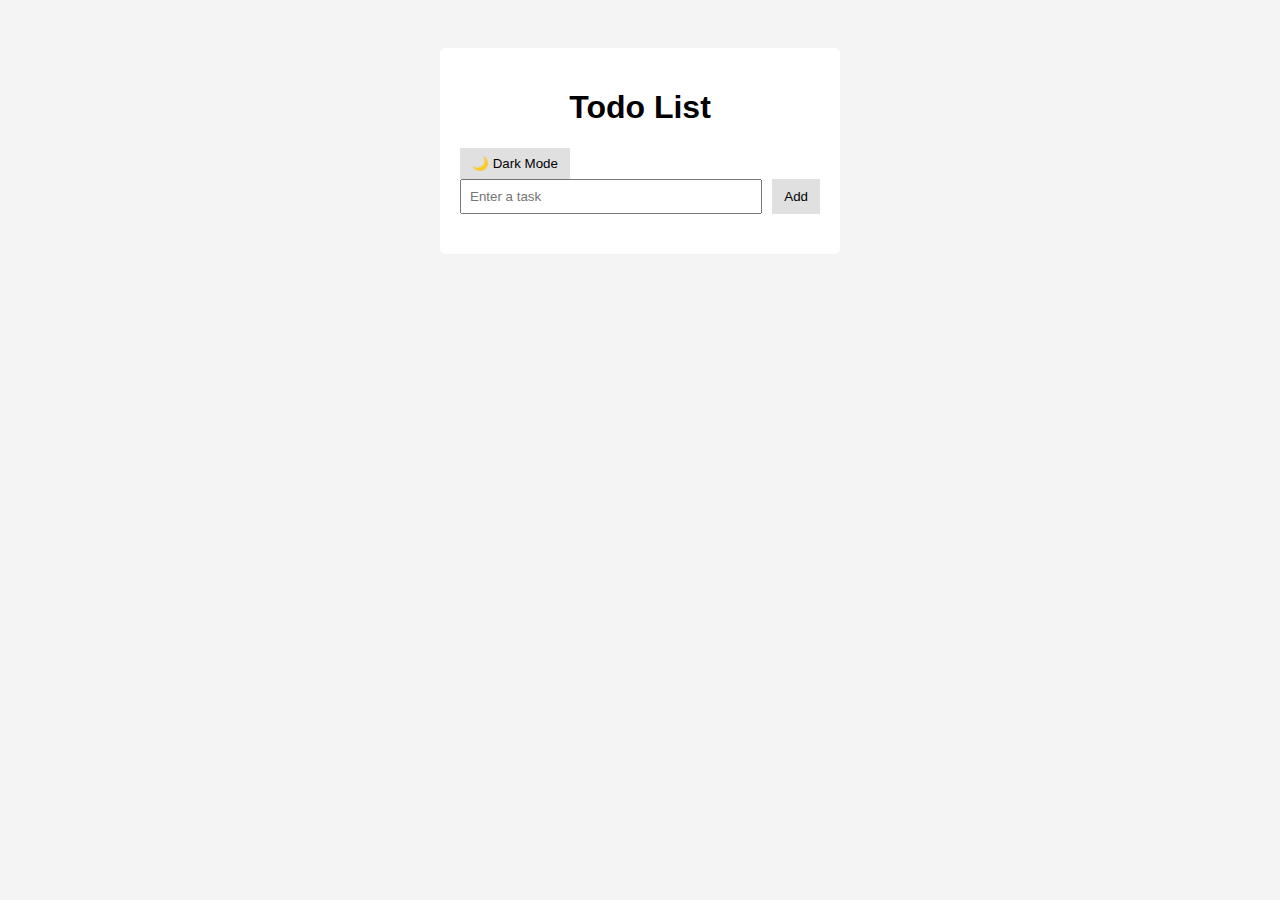
<file: day-03-todo-list/index.html>
<!DOCTYPE html>
<html lang="en">
<head>
  <meta charset="UTF-8" />
  <title>Day 3 - Todo List App</title>
  <link rel="stylesheet" href="style.css" />
</head>
<body>

  <div class="container">
    <h1>Todo List</h1>

    <button id="themeToggle" aria-label="Toggle theme">🌙 Dark Mode</button>

    <div class="input-box">
      <input type="text" id="taskInput" placeholder="Enter a task" />
      <button id="addBtn">Add</button>
    </div>

    <ul id="taskList"></ul>
  </div>

  <script src="script.js"></script>
</body>
</html>
</file>
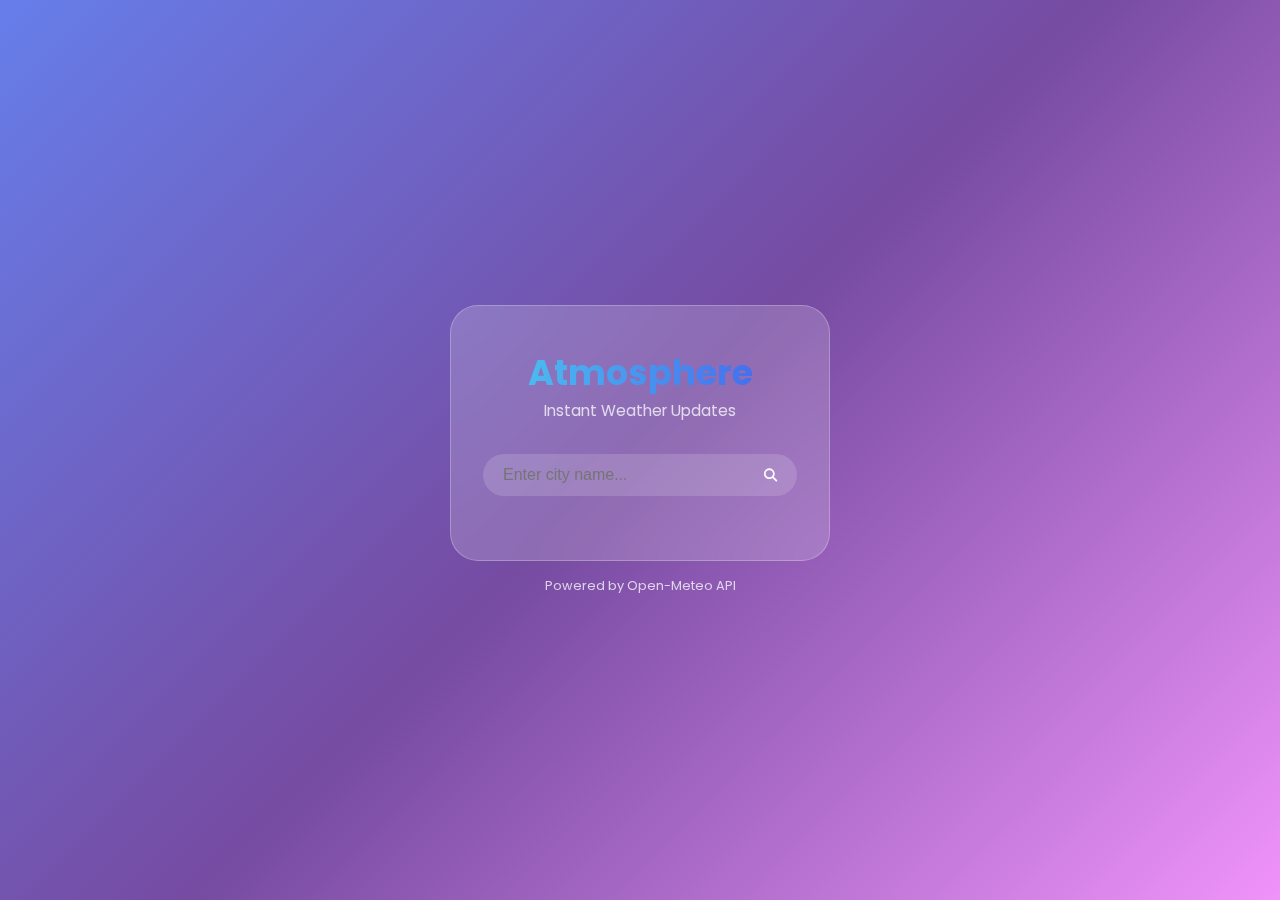
<file: public/Day 04/index.html>
<!DOCTYPE html>
<html lang="en">
<head>
    <meta charset="UTF-8" />
    <meta name="viewport" content="width=device-width, initial-scale=1.0"/>
    <title>Atmosphere | Instant Weather</title>

    <!-- Fonts & Icons -->
    <link href="https://fonts.googleapis.com/css2?family=Poppins:wght@300;400;500;600;700&display=swap" rel="stylesheet">
    <link rel="stylesheet" href="https://cdnjs.cloudflare.com/ajax/libs/font-awesome/6.4.0/css/all.min.css">

    <link rel="stylesheet" href="styles.css">
</head>
<body>

<!-- Animated Background -->
<div class="background-container">
    <div class="shape shape-1"></div>
    <div class="shape shape-2"></div>
    <div class="shape shape-3"></div>
</div>

<div class="container">
    <div class="card">

        <!-- Header -->
        <div class="header">
            <h1 class="app-title">Atmosphere</h1>
            <p class="app-subtitle">Instant Weather Updates</p>
        </div>

        <!-- Search -->
        <div class="search-box">
            <input
                id="cityInput"
                type="text"
                placeholder="Enter city name..."
                autocomplete="off"
                spellcheck="false"
            />
            <button id="searchBtn" aria-label="Search">
                <i class="fas fa-search"></i>
            </button>
            <div id="suggestions"></div>
        </div>

        <!-- Loader / Error -->
        <div id="errorMsg" class="error-msg"></div>
        <div id="loader" class="loader"></div>

        <!-- Weather Data -->
        <div id="weatherData" class="weather-data hidden">
            <h2 class="city-name" id="cityName"></h2>

            <div class="weather-main">
                <div class="temperature-container">
                    <span class="temperature" id="temperature"></span>
                    <span class="unit">°C</span>
                </div>
                <div class="weather-icon" id="weatherIcon"></div>
            </div>

            <p class="condition" id="condition"></p>

            <div class="details">
                <div class="detail-item">
                    <div class="detail-icon"><i class="fas fa-wind"></i></div>
                    <span class="label">Wind</span>
                    <span class="val" id="windSpeed"></span>
                </div>

                <div class="detail-item">
                    <div class="detail-icon"><i class="fas fa-tint"></i></div>
                    <span class="label">Humidity</span>
                    <span class="val" id="humidity"></span>
                </div>
            </div>

            <div class="extra-details">
                <div class="extra-detail-item">
                    <span class="extra-label">Feels Like</span>
                    <span class="extra-val" id="feelsLike"></span>
                </div>
                <div class="extra-detail-item">
                    <span class="extra-label">UV Index</span>
                    <span class="extra-val" id="uvIndex"></span>
                </div>
                <div class="extra-detail-item">
                    <span class="extra-label">Visibility</span>
                    <span class="extra-val" id="visibility"></span>
                </div>
            </div>
        </div>
    </div>

    <div class="footer">
        Powered by Open-Meteo API
    </div>
</div>

<script src="script.js"></script>
</body>
</html>
</file>
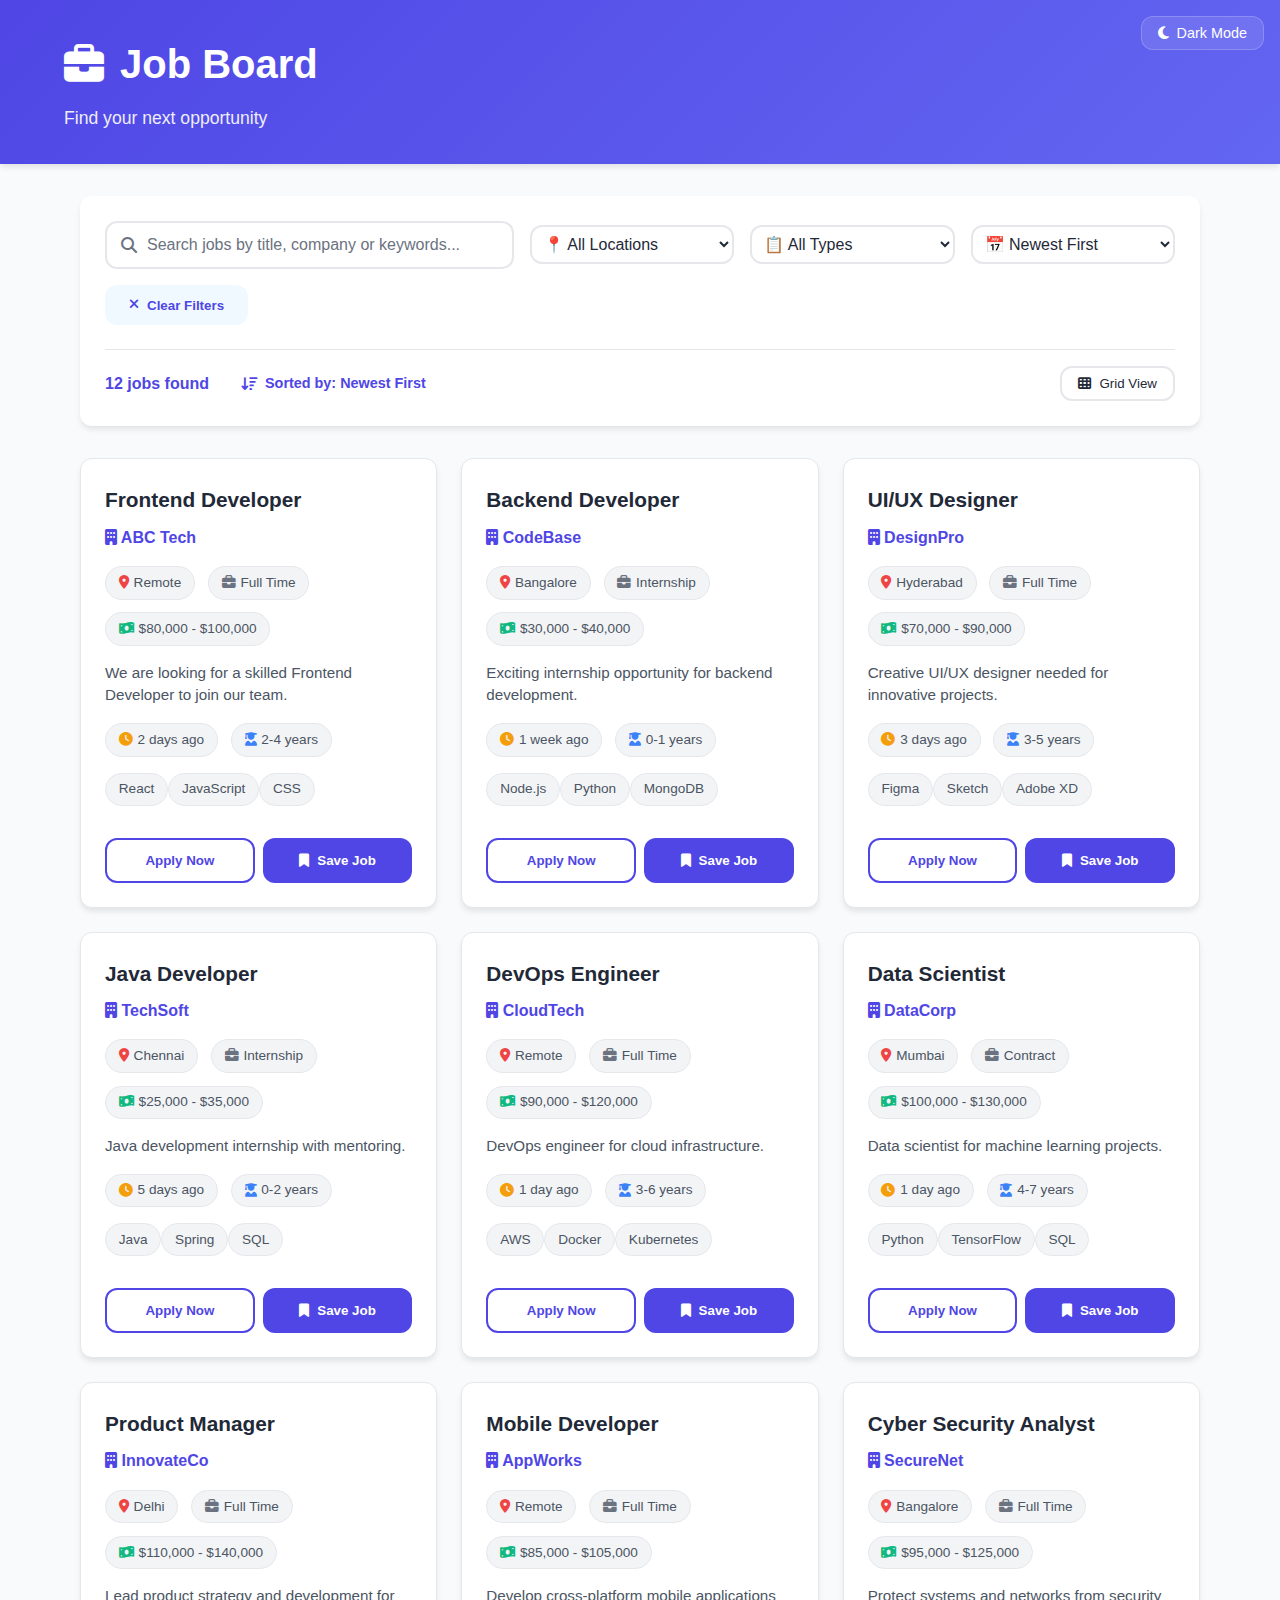
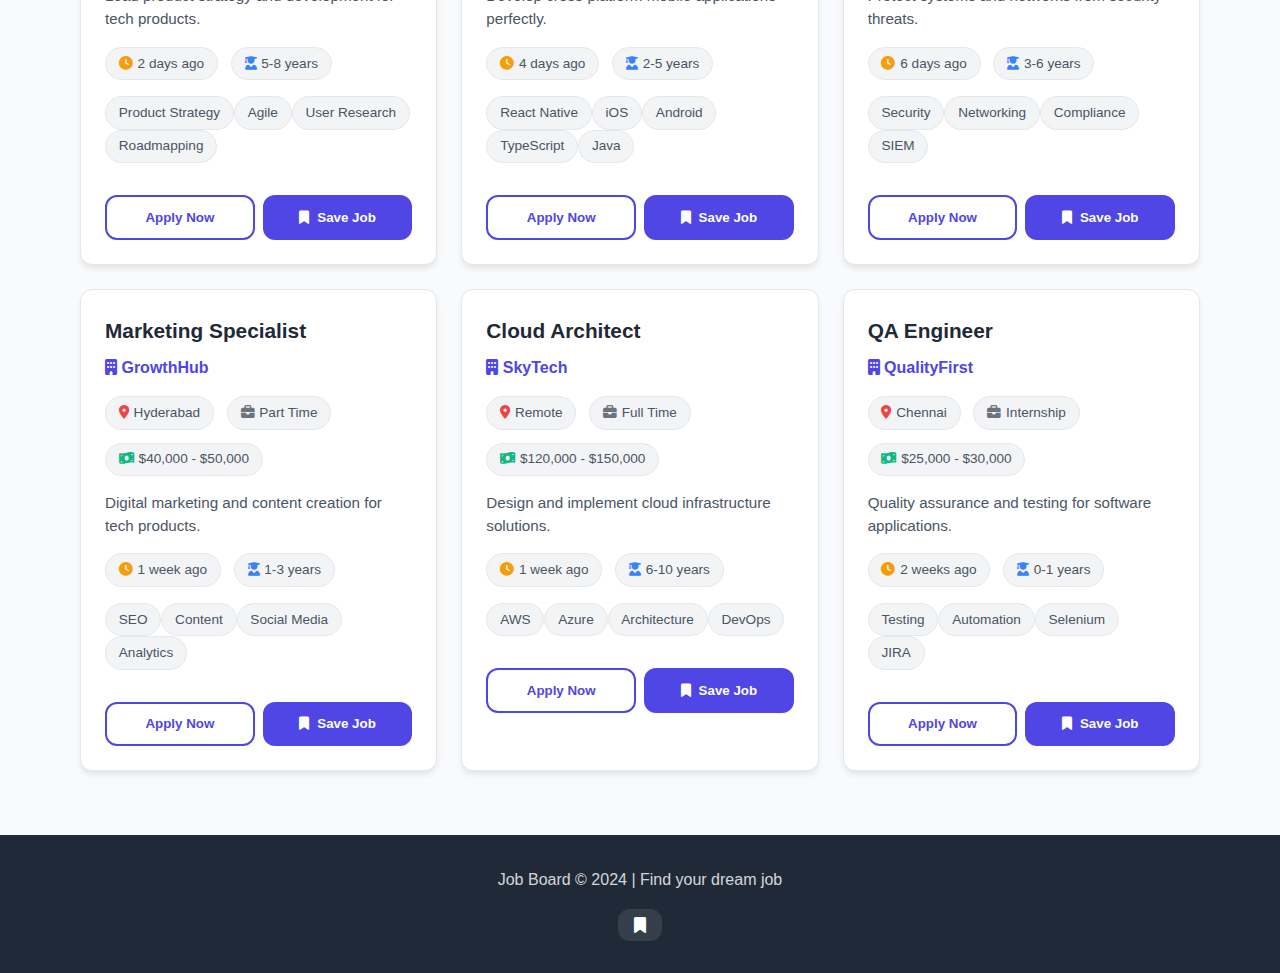
<file: public/Day 31/index.html>
<!DOCTYPE html>
<html lang="en">
<head>
    <meta charset="UTF-8">
    <title>Job Board</title>
    <link rel="stylesheet" href="style.css">
    <link rel="stylesheet" href="https://cdnjs.cloudflare.com/ajax/libs/font-awesome/6.4.0/css/all.min.css">
</head>
<body>

    <header class="header">
         <div class="header-content">
            <div class="logo">
                <i class="fas fa-briefcase"></i>
                <h1>Job Board</h1>
            </div>
            <p class="tagline">Find your next opportunity</p>
            <div class="theme-toggle-container">
                <button id="themeToggle" class="theme-toggle">
                    <i class="fas fa-moon"></i>
                    <span>Dark Mode</span>
                </button>
</div>
        </div>
    </header>

    <main class="container">
        <section class = "filters-section">
            <div class="filters">
                <div class = "search-box">
                    <i class = "fas fa-search"></i>
                    <input type="text" id = "searchInput" placeholder="Search jobs by title, company or keywords..." />
                </div>

                <div class = "filter-group">
                    <select id = "locationFilter">
                        <option value="all">📍 All Locations</option>
                        <option value="Remote">Remote</option>
                        <option value="Bangalore">Bangalore</option>
                        <option value="Hyderabad">Hyderabad</option>
                        <option value="Chennai">Chennai</option>
                        <option value="Mumbai">Mumbai</option>
                        <option value="Delhi">Delhi</option>
                    </select>
                </div>

                <div class = "filter-group">
                    <select id = "typeFilter">
                        <option value="all">📋 All Types</option>
                        <option value="Full Time">💼 Full Time</option>
                        <option value="Part Time">⏰ Part Time</option>
                        <option value="Internship">🎓 Internship</option>
                        <option value="Contract">📝 Contract</option>
                    </select>
                </div>

                <div class="filter-group">
                    <select id="sortFilter">
                        <option value="newest">📅 Newest First</option>
                        <option value="salary-high">💰 Salary (High to Low)</option>
                        <option value="salary-low">💰 Salary (Low to High)</option>
                        <option value="experience-low">🎓 Experience (Low to High)</option>
                        <option value="experience-high">🎓 Experience (High to Low)</option>
                        <option value="title-asc">🔤 Title (A-Z)</option>
                        <option value="title-desc">🔤 Title (Z-A)</option>
                    </select>
                </div>

                <button id = "clearFilters" class = "clear-btn">
                    <i class = "fas fa-times"></i>Clear Filters
                </button>
            </div>

            <div class = "stats">
                <div class = "stats-left">
                <span id = "jobsCount">4 jobs found</span>
                <span class="sort-indicator" id="currentSort">
                    <i class="fas fa-sort-amount-down"></i>
                        Sorted by: Newest First
                </span>
                </div>
                <button id = "toggleView" class = "view-toggle">
                    <i class = "fas fa-th"></i>Grid View
                </button>
            </div>
        </section>

        <section class="jobs" id = "jobsContainer">
        </section>

        <div class = "empty-state" id = "emptyState" style = "display: none;">
            <i class = "fas fa-search"></i>
            <h3>No jobs found</h3>
            <p>Try adjusting your search or filter criteria</p>
            <button id = "resetSearch" class = "reset-btn">Reset Search</button>
        </div>
    </main>

    <footer class = "footer">
        <p>Job Board © 2024 | Find your dream job</p>
        <a href = "#" id = "viewSavedJobs"><i class = "fas fa-bookmark"></i></a>
    </footer>

    <script src="script.js"></script>
</body>
</html>
</file>
<file: day-03-todo-list/style.css>
* {
  box-sizing: border-box;
  font-family: Arial, sans-serif;
}

/* Theme variables */
:root {
  --bg-color: #f4f4f4;
  --container-bg: #ffffff;
  --text-color: #000000;
  --btn-bg: #e0e0e0;
  --btn-text: #000000;
}

body {
  background: var(--bg-color);
  color: var(--text-color);
  padding: 40px;
}

.container {
  max-width: 400px;
  margin: auto;
  background: var(--container-bg);
  padding: 20px;
  border-radius: 6px;
}

h1 {
  text-align: center;
}

.input-box {
  display: flex;
  gap: 10px;
}

input {
  flex: 1;
  padding: 8px;
}

button {
  padding: 8px 12px;
  cursor: pointer;
  background: var(--btn-bg);
  color: var(--btn-text);
  border: none;
}

ul {
  list-style: none;
  padding: 0;
  margin-top: 20px;
}

li {
  display: flex;
  justify-content: space-between;
  align-items: center;
  margin-bottom: 10px;
}

.task-text {
  cursor: pointer;
}

.completed {
  text-decoration: line-through;
  color: gray;
}

.actions button {
  margin-left: 5px;
}

/* Dark mode */
body.dark {
  --bg-color: #121212;
  --container-bg: #1e1e1e;
  --text-color: #ffffff;
  --btn-bg: #333333;
  --btn-text: #ffffff;
}
</file>
<file: public/Day 04/styles.css>
:root {
    --glass: rgba(255,255,255,0.18);
    --border: rgba(255,255,255,0.25);
    --text: #fff;
    --muted: rgba(255,255,255,0.75);
    --accent: #4cc9f0;
}

* { box-sizing: border-box; margin: 0; padding: 0; }

body {
    font-family: 'Poppins', sans-serif;
    min-height: 100vh;
    display: flex;
    justify-content: center;
    align-items: center;
    background: linear-gradient(135deg,#667eea,#764ba2,#f093fb);
    color: var(--text);
}

.background-container {
    position: fixed;
    inset: 0;
    z-index: -1;
    background: linear-gradient(135deg,#667eea,#764ba2,#f093fb);
}

.container {
    width: 100%;
    max-width: 420px;
    padding: 20px;
}

.card {
    background: var(--glass);
    backdrop-filter: blur(18px);
    border: 1px solid var(--border);
    border-radius: 28px;
    padding: 2.5rem 2rem;
}

.header {
    text-align: center;
    margin-bottom: 2rem;
}

.app-title {
    font-size: 2.2rem;
    font-weight: 700;
    background: linear-gradient(90deg,#4cc9f0,#4361ee);
    -webkit-background-clip: text;
    -webkit-text-fill-color: transparent;
}

.app-subtitle {
    font-size: 0.95rem;
    color: var(--muted);
}

.search-box {
    position: relative;
    display: flex;
    align-items: center;
    background: rgba(255,255,255,0.15);
    border-radius: 50px;
    padding: 12px 20px;
    margin-bottom: 1.5rem;
}

.search-box input {
    flex: 1;
    background: none;
    border: none;
    outline: none;
    color: white;
    font-size: 1rem;
}

.search-box button {
    background: none;
    border: none;
    color: white;
    cursor: pointer;
}

#suggestions {
    position: absolute;
    top: 110%;
    width: 100%;
    background: rgba(255,255,255,0.9);
    backdrop-filter: blur(10px);
    border-radius: 14px;
    overflow: hidden;
    display: none;
    color: #222;
}

#suggestions div {
    padding: 12px 16px;
    cursor: pointer;
}

#suggestions div:hover {
    background: rgba(76,201,240,0.15);
}

.weather-main {
    display: flex;
    justify-content: center;
    gap: 1.5rem;
    align-items: center;
}

.temperature {
    font-size: 4.2rem;
    font-weight: 700;
}

.weather-icon {
    font-size: 3.5rem;
    color: var(--accent);
}

.condition {
    margin: 1.5rem auto 2rem;
    padding: 8px 20px;
    border-radius: 999px;
    background: rgba(255,255,255,0.15);
    width: fit-content;
}

.details {
    display: flex;
    justify-content: space-between;
    margin: 2rem 0;
}

.detail-item {
    text-align: center;
}

.detail-icon {
    font-size: 1.3rem;
    color: var(--accent);
}

.extra-details {
    display: flex;
    justify-content: space-between;
    text-align: center;
}

.loader {
    width: 40px;
    height: 40px;
    border: 4px solid rgba(255,255,255,0.2);
    border-top: 4px solid var(--accent);
    border-radius: 50%;
    animation: spin 1s linear infinite;
    margin: 30px auto;
    display: none;
}

.error-msg {
    background: rgba(255,0,0,0.15);
    padding: 12px;
    border-radius: 12px;
    text-align: center;
    display: none;
}

.hidden { display: none; }

.footer {
    margin-top: 1rem;
    text-align: center;
    font-size: 0.8rem;
    color: var(--muted);
}

@keyframes spin {
    to { transform: rotate(360deg); }
}
</file>
<file: public/Day 31/style.css>
* {
    margin: 0;
    padding: 0;
    box-sizing: border-box;
}

:root {
    --primary-color: #4f46e5;
    --primary-dark: #4338ca;
    --secondary-color: #f0f9ff;
    --text-color: #1f2937;
    --text-light: #6b7280;
    --bg-color: #f8fafc;
    --card-bg: #ffffff;
    --border-color: #e5e7eb;
    --success-color: #10b981;
    --warning-color: #f59e0b;
    --shadow: 0 4px 6px -1px rgba(0, 0, 0, 0.1);
    --shadow-lg: 0 10px 15px -3px rgba(0, 0, 0, 0.1);
    --radius: 12px;
    --transition: all 0.3s ease;
}

[data-theme="dark"] {
    --primary-color: #818cf8;
    --primary-dark: #6366f1;
    --secondary-color: #1e1b4b;
    --text-color: #f3f4f6;
    --text-light: #d1d5db;
    --bg-color: #111827;
    --card-bg: #1f2937;
    --border-color: #374151;
    --shadow: 0 4px 6px -1px rgba(0, 0, 0, 0.3);
    --shadow-lg: 0 10px 15px -3px rgba(0, 0, 0, 0.4);
}

body {
    font-family: 'Segoe UI', Tahoma, Geneva, Verdana, sans-serif;
    background: var(--bg-color);
    color: var(--text-color);
    line-height: 1.6;
    transition: background-color 0.3s ease, color 0.3s ease;
}

.header {
    background: linear-gradient(135deg, var(--primary-color), #6366f1);
    color: white;
    box-shadow: var(--shadow);
    padding: 2rem 0;
    position: relative;
}

[data-theme="dark"] .header {
    background: linear-gradient(135deg, #1e1b4b, #312e81);
}

.header-content {
    width: 90%;
    max-width: 1200px;
    margin: auto;
}

.theme-toggle-container {
    position: absolute;
    top: 1rem;
    right: 1rem;
}

.theme-toggle {
    display: flex;
    align-items: center;
    gap: 0.5rem;
    padding: 0.5rem 1rem;
    background: rgba(255, 255, 255, 0.1);
    color: white;
    border: 1px solid rgba(255, 255, 255, 0.2);
    border-radius: var(--radius);
    cursor: pointer;
    font-size: 0.9rem;
    transition: var(--transition);
}

.theme-toggle:hover {
    background: rgba(255, 255, 255, 0.2);
    transform: translateY(-2px);
}

[data-theme="dark"] .theme-toggle {
    background: rgba(255, 255, 255, 0.05);
}

.logo {
    display: flex;
    align-items: center;
    gap: 1rem;
    margin-bottom: 0.5rem;
}

.logo i {
    font-size: 2.5rem;
}

.logo h1 {
    font-size: 2.5rem;
    font-weight: 700;
}

.tagline {
    font-size: 1.1rem;
    opacity: 0.9;
}

.container {
    width: 90%;
    max-width: 1200px;
    margin: 2rem auto;
    padding: 0 1rem;
}

.filters-section {
    background: var(--card-bg);
    padding: 1.5rem;
    border-radius: var(--radius);
    box-shadow: var(--shadow);
    margin-bottom: 2rem;
    border: 1px solid transparent;
}

[data-theme="dark"] .filters-section {
    border: 1px solid var(--border-color);
}

.filters {
    display: flex;
    gap: 1rem;
    flex-wrap: wrap;
    margin-bottom: 1.5rem;
}

.search-box {
    flex: 2;
    min-width: 300px;
    position: relative;
}

.search-box i {
    position: absolute;
    left: 1rem;
    top: 50%;
    transform: translateY(-50%);
    color: var(--text-light);
}

.search-box input {
    width: 100%;
    padding: 0.8rem 1rem 0.8rem 2.5rem;
    border: 2px solid var(--border-color);
    border-radius: var(--radius);
    font-size: 1rem;
    transition: var(--transition);
    background: var(--card-bg);
    color: var(--text-color);
}

[data-theme="dark"] .search-box input {
    background: #374151;
    border-color: #4b5563;
}

.search-box input::placeholder {
    color: var(--text-light);
}

.search-box input:focus {
    outline: none;
    border-color: var(--primary-color);
    box-shadow: 0 0 0 3px rgba(79, 70, 229, 0.1);
}

.filter-group {
    display: flex;
    align-items: center;
    justify-content: center;
    flex: 1;
    min-width: 200px;
}

.filter-group select {
    width: 100%;
    padding: 0.5rem;
    border: 2px solid var(--border-color);
    border-radius: var(--radius);
    font-size: 1rem;
    background: var(--card-bg);
    color: var(--text-color);
    cursor: pointer;
    transition: var(--transition);
}

[data-theme="dark"] .filter-group select {
    background: #374151;
    border-color: #4b5563;
}

.filter-group select:focus {
    outline: none;
    border-color: var(--primary-color);
}

.sort-indicator {
    display: inline-flex;
    align-items: center;
    gap: 0.5rem;
    margin-left: 1rem;
    color: var(--primary-color);
    font-weight: 600;
    font-size: 0.9rem;
}

.sort-indicator i {
    color: var(--primary-color);
}

.filter-group select option {
    padding: 0.5rem;
    background: var(--card-bg);
    color: var(--text-color);
}

.clear-btn {
    padding: 0.8rem 1.5rem;
    background: var(--secondary-color);
    color: var(--primary-color);
    border: none;
    border-radius: var(--radius);
    cursor: pointer;
    font-weight: 600;
    display: flex;
    align-items: center;
    gap: 0.5rem;
    transition: var(--transition);
}

.clear-btn:hover {
    background: #e0e7ff;
}

[data-theme="dark"] .clear-btn {
    background: #374151;
    color: #e5e7eb;
    border: 1px solid #4b5563;
}

.stats {
    display: flex;
    justify-content: space-between;
    align-items: center;
    padding-top: 1rem;
    border-top: 1px solid var(--border-color);
}

.stats-left {
    display: flex;
    align-items: center;
    gap: 1rem;
}

#jobsCount {
    font-weight: 600;
    color: var(--primary-color);
}

.view-toggle {
    padding: 0.5rem 1rem;
    background: var(--card-bg);
    border: 2px solid var(--border-color);
    border-radius: var(--radius);
    cursor: pointer;
    display: flex;
    align-items: center;
    gap: 0.5rem;
    transition: var(--transition);
    color: var(--text-color);
}

.view-toggle:hover {
    border-color: var(--primary-color);
}

[data-theme="dark"] .view-toggle {
    background: #374151;
    border-color: #4b5563;
    color: #e5e7eb;
}

.jobs {
    display: grid;
    grid-template-columns: repeat(auto-fit, minmax(300px, 1fr));
    gap: 1.5rem;
    margin-bottom: 3rem;
    transition: opacity 0.3s ease;
}

.jobs.sorting {
    opacity: 0.7;
}

.job-card {
    background: var(--card-bg);
    border-radius: var(--radius);
    padding: 1.5rem;
    box-shadow: var(--shadow);
    transition: var(--transition);
    border: 1px solid var(--border-color);
    position: relative;
}

.job-card:hover {
    transform: translateY(-5px);
    box-shadow: var(--shadow-lg);
    border-color: var(--primary-color);
}

.job-card h3 {
    font-size: 1.3rem;
    margin-bottom: 0.5rem;
    color: var(--text-color);
}

[data-theme="dark"] .job-card h3 {
    color: #f9fafb;
}

.job-card .company {
    color: var(--primary-color);
    font-weight: 600;
    margin-bottom: 0.5rem;
}

.job-meta {
    display: flex;
    gap: 0.8rem;
    flex-wrap: wrap;
    margin: 1rem 0;
}

.job-tag {
    background: #f3f4f6;
    color: #4b5563;
    padding: 0.3rem 0.8rem;
    border: 1px solid #e5e7eb;
    border-radius: 20px;
    font-size: 0.85rem;
    font-weight: 500;
    display: inline-flex;
    align-items: center;
    gap: 0.3rem;
}

[data-theme="dark"] .job-tag {
    background: #374151;
    color: #e5e7eb;
    border-color: #4b5563;
}

.job-tag i.fa-map-marker-alt {
    color: #ef4444;
}

[data-theme="dark"] .job-tag i.fa-map-marker-alt {
    color: #f87171;
}

.job-tag i.fa-briefcase {
    color: #6b7280;
}

.job-tag i.fa-money-bill-wave {
    color: #10b981;
}

[data-theme="dark"] .job-tag i.fa-money-bill-wave {
    color: #34d399;
}

.job-tag i.fa-clock {
    color: #f59e0b;
}

[data-theme="dark"] .job-tag i.fa-clock {
    color: #fbbf24;
}

.job-tag i.fa-user-graduate {
    color: #3b82f6;
}

[data-theme="dark"] .job-tag i.fa-user-graduate {
    color: #60a5fa;
}

.job-card .description {
    color: #4b5563;
    margin: 1rem 0;
    font-size: 0.95rem;
    line-height: 1.5;
}

[data-theme="dark"] .job-card .description {
    color: #d1d5db;
}

.save-btn {
    width: 50%;
    padding: 0.8rem;
    background: var(--primary-color);
    color: white;
    border: none;
    border-radius: var(--radius);
    cursor: pointer;
    font-weight: 600;
    display: flex;
    align-items: center;
    justify-content: center;
    gap: 0.5rem;
    transition: var(--transition);
    margin-top: 1rem;
}

.save-btn:hover {
    background: var(--primary-dark);
}

.save-btn.saved {
    background: var(--success-color);
}

.save-btn.saved:hover {
    background: #0da271;
}

.job-actions {
    display: flex;
    justify-content: center;
    margin-top: 1rem;
}

.apply-btn {
    width: 50%;
    padding: 0.8rem;
    background: var(--card-bg);
    color: var(--primary-color);
    border: 2px solid var(--primary-color);
    border-radius: var(--radius);
    cursor: pointer;
    font-weight: 600;
    transition: var(--transition);
    margin-right: 0.5rem;
    margin-top: 1rem;
}

.apply-btn:hover {
    background: var(--primary-color);
    color: white;
}

.empty-state {
    text-align: center;
    padding: 4rem 2rem;
    background: var(--card-bg);
    border-radius: var(--radius);
    box-shadow: var(--shadow);
    border: 1px solid transparent;
}

[data-theme="dark"] .empty-state {
    border: 1px solid var(--border-color);
}

.empty-state i {
    font-size: 3rem;
    color: var(--text-light);
    margin-bottom: 1rem;
}

.empty-state h3 {
    font-size: 1.5rem;
    margin-bottom: 0.5rem;
    color: var(--text-color);
}

.empty-state p {
    color: var(--text-light);
    margin-bottom: 1.5rem;
}

.reset-btn {
    padding: 0.8rem 2rem;
    background: var(--primary-color);
    color: white;
    border: none;
    border-radius: var(--radius);
    cursor: pointer;
    font-weight: 600;
    transition: var(--transition);
}

.reset-btn:hover {
    background: var(--primary-dark);
}

.footer {
    background: var(--text-color);
    color: white;
    padding: 2rem 0;
    text-align: center;
    margin-top: 4rem;
}

[data-theme="dark"] .footer {
    background: #1f2937;
    border-top: 1px solid var(--border-color);
}

.footer p {
    margin-bottom: 1rem;
    opacity: 0.8;
}

#viewSavedJobs {
    color: white;
    text-decoration: none;
    display: inline-flex;
    align-items: center;
    gap: 0.5rem;
    padding: 0.5rem 1rem;
    background: rgba(255, 255, 255, 0.1);
    border-radius: var(--radius);
    transition: var(--transition);
}

#viewSavedJobs:hover {
    background: rgba(255, 255, 255, 0.2);
}

@media (max-width: 768px) {
    .filters {
        flex-direction: column;
    }
    
    .search-box, .filter-group {
        min-width: 100%;
    }
    
    .jobs {
        grid-template-columns: 1fr;
    }
    
    .logo h1 {
        font-size: 2rem;
    }
    
    .theme-toggle-container {
        position: static;
        margin-top: 1rem;
        display: flex;
        justify-content: center;
    }
    
    .theme-toggle {
        width: 100%;
        justify-content: center;
    }
}
</file>
